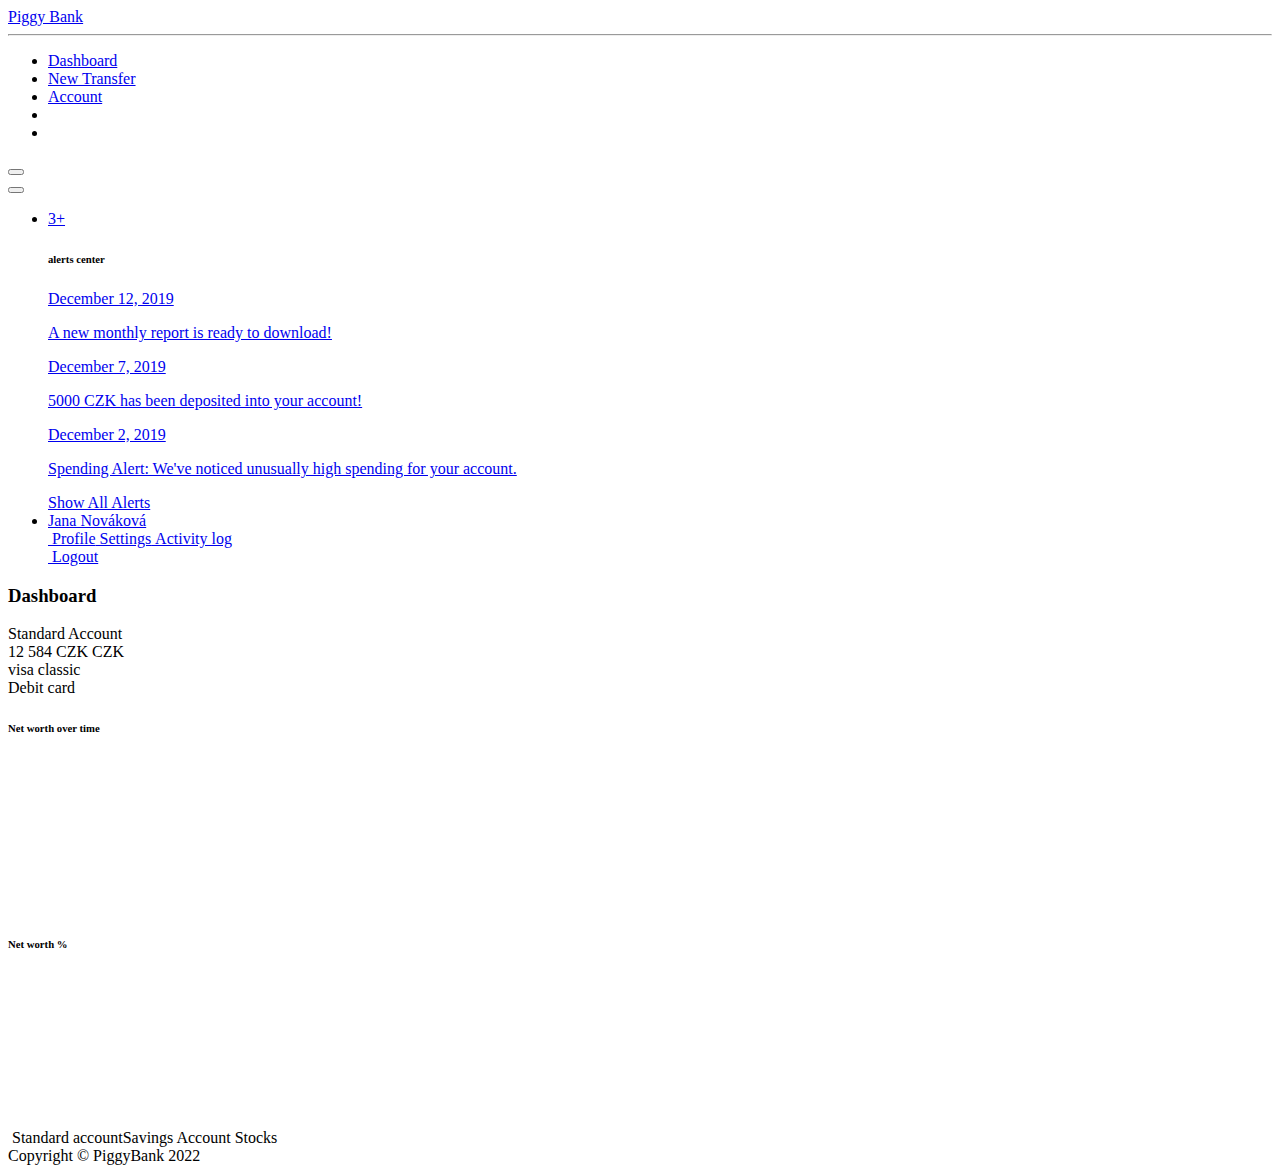
<file: PiggyBank/src/main/resources/templates/index.html>
<!DOCTYPE html>
<html xmlns:th="http://www.thymeleaf.org" lang="en">
<head>
    <meta charset="utf-8">
    <meta name="viewport" content="width=device-width, initial-scale=1.0, shrink-to-fit=no">
    <title>Dashboard - PiggyBank</title>
    <meta property="og:type" content="website">
    <meta name="description" content="Internet banking mockup">
    <link rel="stylesheet" th:href="@{/assets/bootstrap/css/bootstrap.min.css}"/>
    <link rel="stylesheet"
          href="https://fonts.googleapis.com/css?family=Nunito:200,200i,300,300i,400,400i,600,600i,700,700i,800,800i,900,900i&amp;display=swap">
    <link rel="stylesheet" th:href="@{/assets/fonts/fontawesome-all.min.css} "/>
    <link rel="stylesheet" th:href="@{/assets/css/styles.min.css}"/>
</head>
<body id="page-top">
<div id="wrapper">
    <nav class="navbar navbar-dark align-items-start sidebar sidebar-dark accordion bg-gradient-primary p-0">
        <div class="container-fluid d-flex flex-column p-0"><a
                class="navbar-brand d-flex justify-content-center align-items-center sidebar-brand m-0" href="#">
            <div class="sidebar-brand-icon rotate-n-15"><i class="fas fa-piggy-bank"></i></div>
            <div class="sidebar-brand-text mx-3"><span>Piggy Bank</span></div>
        </a>
            <hr class="sidebar-divider my-0">
            <ul class="navbar-nav text-light" id="accordionSidebar">
                <li class="nav-item"><a class="nav-link active" href="/"><i
                        class="fas fa-tachometer-alt"></i><span>Dashboard</span></a></li>
                <li class="nav-item"><a class="nav-link" href="newTransfer.html"><i class="fas fa-plus"></i><span>New Transfer</span></a>
                </li>
                <li class="nav-item"><a class="nav-link" href="account/1"><i class="far fa-user-circle"></i><span>Account</span></a>
                </li>
                <li class="nav-item"></li>
                <li class="nav-item"></li>
            </ul>
            <div class="text-center d-none d-md-inline">
                <button class="btn rounded-circle border-0" id="sidebarToggle" type="button"></button>
            </div>
        </div>
    </nav>
    <div class="d-flex flex-column" id="content-wrapper">
        <div id="content">
            <nav class="navbar navbar-light navbar-expand bg-white shadow mb-4 topbar static-top">
                <div class="container-fluid">
                    <button class="btn btn-link d-md-none rounded-circle me-3" id="sidebarToggleTop" type="button"><i
                            class="fas fa-bars"></i></button>
                    <ul class="navbar-nav flex-nowrap ms-auto">
                        <li class="nav-item dropdown no-arrow mx-1">
                            <div class="nav-item dropdown no-arrow"><a class="dropdown-toggle nav-link"
                                                                       aria-expanded="false" data-bs-toggle="dropdown"
                                                                       href="#"><span
                                    class="badge bg-danger badge-counter">3+</span><i class="fas fa-bell fa-fw"></i></a>
                                <div class="dropdown-menu dropdown-menu-end dropdown-list animated--grow-in"><h6
                                        class="dropdown-header">alerts center</h6><a
                                        class="dropdown-item d-flex align-items-center" href="#">
                                    <div class="me-3">
                                        <div class="bg-primary icon-circle"><i class="fas fa-file-alt text-white"></i>
                                        </div>
                                    </div>
                                    <div><span class="small text-gray-500">December 12, 2019</span>
                                        <p>A new monthly report is ready to download!</p></div>
                                </a><a class="dropdown-item d-flex align-items-center" href="#">
                                    <div class="me-3">
                                        <div class="bg-success icon-circle"><i class="fas fa-donate text-white"></i>
                                        </div>
                                    </div>
                                    <div><span class="small text-gray-500">December 7, 2019</span>
                                        <p>5000 CZK has been deposited into your account!</p></div>
                                </a><a class="dropdown-item d-flex align-items-center" href="#">
                                    <div class="me-3">
                                        <div class="bg-warning icon-circle"><i
                                                class="fas fa-exclamation-triangle text-white"></i></div>
                                    </div>
                                    <div><span class="small text-gray-500">December 2, 2019</span>
                                        <p>Spending Alert: We've noticed unusually high spending for your account.</p>
                                    </div>
                                </a><a class="dropdown-item text-center small text-gray-500" href="#">Show All
                                    Alerts</a></div>
                            </div>
                        </li>
                        <div class="d-none d-sm-block topbar-divider"></div>
                        <li class="nav-item dropdown no-arrow">
                            <div class="nav-item dropdown no-arrow"><a class="dropdown-toggle nav-link"
                                                                       aria-expanded="false" data-bs-toggle="dropdown"
                                                                       href="#"><span
                                    class="d-none d-lg-inline me-2 text-gray-600 small"
                                    th:text="${user.getName}">Jana Nováková</span><img
                                    class="border rounded-circle img-profile"
                                    th:src="@{/assets/img/avatars/avatar1.jpeg}"></a>
                                <div class="dropdown-menu shadow dropdown-menu-end animated--grow-in"><a
                                        class="dropdown-item" href="#"><i
                                        class="fas fa-user fa-sm fa-fw me-2 text-gray-400"></i>&nbsp;Profile</a><a
                                        class="dropdown-item" href="#"><i
                                        class="fas fa-cogs fa-sm fa-fw me-2 text-gray-400"></i>&nbsp;Settings</a><a
                                        class="dropdown-item" href="#"><i
                                        class="fas fa-list fa-sm fa-fw me-2 text-gray-400"></i>&nbsp;Activity log</a>
                                    <div class="dropdown-divider"></div>
                                    <a class="dropdown-item" href="/logout"><i
                                            class="fas fa-sign-out-alt fa-sm fa-fw me-2 text-gray-400"></i>&nbsp;Logout</a>
                                </div>
                            </div>
                        </li>
                    </ul>
                </div>
            </nav>
            <div class="container-fluid">
                <div class="d-sm-flex justify-content-between align-items-center mb-4"><h3 class="text-dark mb-0">
                    Dashboard</h3></div>
                <div class="row">
                    <div class="col-md-6 col-xl-3 mb-4" th:each="account : ${accounts}">
                        <a class="custom-card" th:href="|/account/${account.number}|">
                            <div class="card shadow border-start-primary py-2">
                                <div class="card-body">
                                    <div class="row align-items-center no-gutters">
                                        <div class="col me-2">
                                            <div class="text-uppercase text-primary fw-bold text-xs mb-1"><span
                                                    th:text="${account}">Standard Account</span>
                                            </div>
                                            <div class="text-dark fw-bold h5 mb-0"><span
                                                    th:text="${account.balance}">12 584 CZK</span><span> CZK</span>
                                            </div>
                                        </div>
                                        <div class="col-auto"><i class="fas fa-money-bill-wave fa-2x text-gray-300"></i>
                                        </div>
                                    </div>
                                </div>
                            </div>
                        </a>
                    </div>
                </div>
                <div class="col"></div>
            </div>
            <div class="row">
                <div class="col-md-6 col-xl-3 mb-4" th:each="card : ${cards}">
                    <div class="card shadow border-start-success py-2">
                        <div class="card-body">
                            <div class="row align-items-center no-gutters">
                                <div class="col me-2">
                                    <div class="text-uppercase text-success fw-bold text-xs mb-1">
                                        <span th:text="${card.owner}">visa classic</span></div>
                                    <div class="text-dark fw-bold h5 mb-0"><span
                                            th:text="${card.num}">Debit card<br></span></div>
                                </div>
                                <div class="col-auto"><i class="far fa-credit-card fa-2x text-gray-300"></i>
                                </div>
                            </div>
                        </div>
                    </div>
                </div>
            </div>
            <div class="row">
                <div class="col-lg-7 col-xl-8">
                    <div class="card shadow mb-4">
                        <div class="card-header d-flex justify-content-between align-items-center"><h6
                                class="text-primary fw-bold m-0">Net worth over time</h6></div>
                        <div class="card-body">
                            <div class="chart-area">
                                <canvas data-bss-chart="{&quot;type&quot;:&quot;line&quot;,&quot;data&quot;:{&quot;labels&quot;:[&quot;Jan&quot;,&quot;Feb&quot;,&quot;Mar&quot;,&quot;Apr&quot;,&quot;May&quot;],&quot;datasets&quot;:[{&quot;label&quot;:&quot;Net worth&quot;,&quot;fill&quot;:true,&quot;data&quot;:[&quot;49218&quot;,&quot;54725&quot;,&quot;48527&quot;,&quot;55284&quot;,&quot;72951 &quot;,&quot;74258&quot;,&quot;82469&quot;],&quot;backgroundColor&quot;:&quot;rgba(78, 115, 223, 0.05)&quot;,&quot;borderColor&quot;:&quot;rgba(78, 115, 223, 1)&quot;}]},&quot;options&quot;:{&quot;maintainAspectRatio&quot;:false,&quot;legend&quot;:{&quot;display&quot;:false,&quot;labels&quot;:{&quot;fontStyle&quot;:&quot;normal&quot;}},&quot;title&quot;:{&quot;fontStyle&quot;:&quot;normal&quot;},&quot;scales&quot;:{&quot;xAxes&quot;:[{&quot;gridLines&quot;:{&quot;color&quot;:&quot;rgb(234, 236, 244)&quot;,&quot;zeroLineColor&quot;:&quot;rgb(234, 236, 244)&quot;,&quot;drawBorder&quot;:false,&quot;drawTicks&quot;:true,&quot;borderDash&quot;:[&quot;2&quot;],&quot;zeroLineBorderDash&quot;:[&quot;2&quot;],&quot;drawOnChartArea&quot;:true},&quot;ticks&quot;:{&quot;fontColor&quot;:&quot;#858796&quot;,&quot;fontStyle&quot;:&quot;normal&quot;,&quot;beginAtZero&quot;:true,&quot;padding&quot;:20}}],&quot;yAxes&quot;:[{&quot;gridLines&quot;:{&quot;color&quot;:&quot;rgb(234, 236, 244)&quot;,&quot;zeroLineColor&quot;:&quot;rgb(234, 236, 244)&quot;,&quot;drawBorder&quot;:false,&quot;drawTicks&quot;:true,&quot;borderDash&quot;:[&quot;2&quot;],&quot;zeroLineBorderDash&quot;:[&quot;2&quot;]},&quot;ticks&quot;:{&quot;fontColor&quot;:&quot;#858796&quot;,&quot;fontStyle&quot;:&quot;normal&quot;,&quot;beginAtZero&quot;:true,&quot;padding&quot;:20}}]}}}"></canvas>
                            </div>
                        </div>
                    </div>
                </div>
                <div class="col-lg-5 col-xl-4">
                    <div class="card shadow mb-4">
                        <div class="card-header d-flex justify-content-between align-items-center"><h6
                                class="text-primary fw-bold m-0">Net worth %</h6></div>
                        <div class="card-body">
                            <div class="chart-area">
                                <canvas data-bss-chart="{&quot;type&quot;:&quot;doughnut&quot;,&quot;data&quot;:{&quot;labels&quot;:[&quot;Standard account&quot;,&quot;Savings Account&quot;,&quot;Stocks&quot;],&quot;datasets&quot;:[{&quot;label&quot;:&quot;&quot;,&quot;backgroundColor&quot;:[&quot;#4e73df&quot;,&quot;#1cc88a&quot;,&quot;#36b9cc&quot;],&quot;borderColor&quot;:[&quot;#ffffff&quot;,&quot;#ffffff&quot;,&quot;#ffffff&quot;],&quot;data&quot;:[&quot;15&quot;,&quot;50&quot;,&quot;35&quot;]}]},&quot;options&quot;:{&quot;maintainAspectRatio&quot;:false,&quot;legend&quot;:{&quot;display&quot;:false,&quot;labels&quot;:{&quot;fontStyle&quot;:&quot;normal&quot;}},&quot;title&quot;:{&quot;fontStyle&quot;:&quot;normal&quot;}}}"></canvas>
                            </div>
                            <div class="text-center small mt-4"><span class="me-2"><i
                                    class="fas fa-circle text-primary"></i>&nbsp;Standard account</span><span
                                    class="me-2"><i
                                    class="fas fa-circle text-success"></i>Savings Account</span><span
                                    class="me-2"><i
                                    class="fas fa-circle text-info"></i>&nbsp;Stocks</span></div>
                        </div>
                    </div>
                </div>
            </div>
        </div>
    </div>
</div>
<footer class="bg-white sticky-footer">
    <div class="container my-auto">
        <div class="text-center my-auto copyright"><span>Copyright © PiggyBank 2022</span></div>
    </div>
</footer>
</div>
<a class="border rounded d-inline scroll-to-top" href="#page-top"><i class="fas fa-angle-up"></i></a></div>
<script th:src="@{/webjars/bootstrap/js/bootstrap.min.js}"></script>
<script th:src="@{/assets/js/chart.min.js}"></script>
<script th:src="@{/assets/js/script.min.js}"></script>
</body>
</html>
</file>
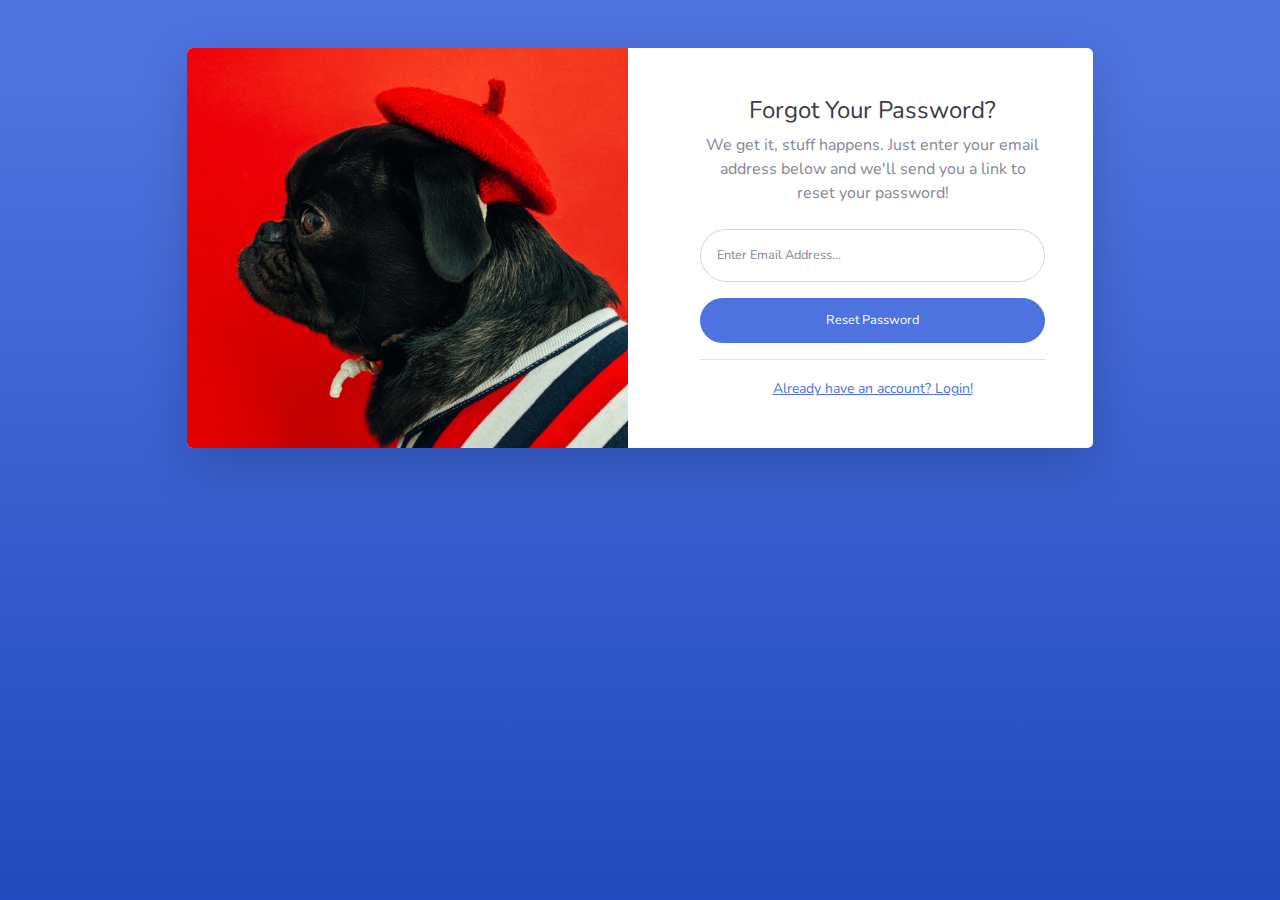
<file: PiggyBank/src/main/resources/static/forgot-password.html>
<!DOCTYPE html>
<html>
<head>
    <meta charset="utf-8">
    <meta name="viewport" content="width=device-width, initial-scale=1.0, shrink-to-fit=no">
    <title>Forgotten Password - PiggyBank</title>
    <meta property="og:type" content="website">
    <meta name="description" content="Internet banking mockup">
    <link rel="stylesheet" href="assets/bootstrap/css/bootstrap.min.css">
    <link rel="stylesheet"
          href="https://fonts.googleapis.com/css?family=Nunito:200,200i,300,300i,400,400i,600,600i,700,700i,800,800i,900,900i&amp;display=swap">
    <link rel="stylesheet" href="assets/fonts/fontawesome-all.min.css">
    <link rel="stylesheet" href="assets/css/styles.min.css">
</head>
<body class="bg-gradient-primary">
<div class="container">
    <div class="row justify-content-center">
        <div class="col-md-9 col-lg-12 col-xl-10">
            <div class="card shadow-lg o-hidden border-0 my-5">
                <div class="card-body p-0">
                    <div class="row">
                        <div class="col-lg-6 d-none d-lg-flex">
                            <div class="flex-grow-1 bg-password-image"
                                 style="background-image: url(&quot;assets/img/dogs/image1.jpeg&quot;);"></div>
                        </div>
                        <div class="col-lg-6">
                            <div class="p-5">
                                <div class="text-center"><h4 class="text-dark mb-2">Forgot Your Password?</h4>
                                    <p class="mb-4">We get it, stuff happens. Just enter your email address below and
                                        we'll send you a link to reset your password!</p></div>
                                <form class="user">
                                    <div class="mb-3"><input class="form-control form-control-user" type="email"
                                                             id="exampleInputEmail" aria-describedby="emailHelp"
                                                             placeholder="Enter Email Address..." name="email"></div>
                                    <button class="btn btn-primary d-block btn-user w-100" type="submit">Reset
                                        Password
                                    </button>
                                </form>
                                <div class="text-center">
                                    <hr>
                                </div>
                                <div class="text-center"><a class="small" href="../templates/login.html">Already have an account?
                                    Login!</a></div>
                            </div>
                        </div>
                    </div>
                </div>
            </div>
        </div>
    </div>
</div>
<script src="assets/bootstrap/js/bootstrap.min.js"></script>
<script src="assets/js/script.min.js"></script>
</body>
</html>
</file>
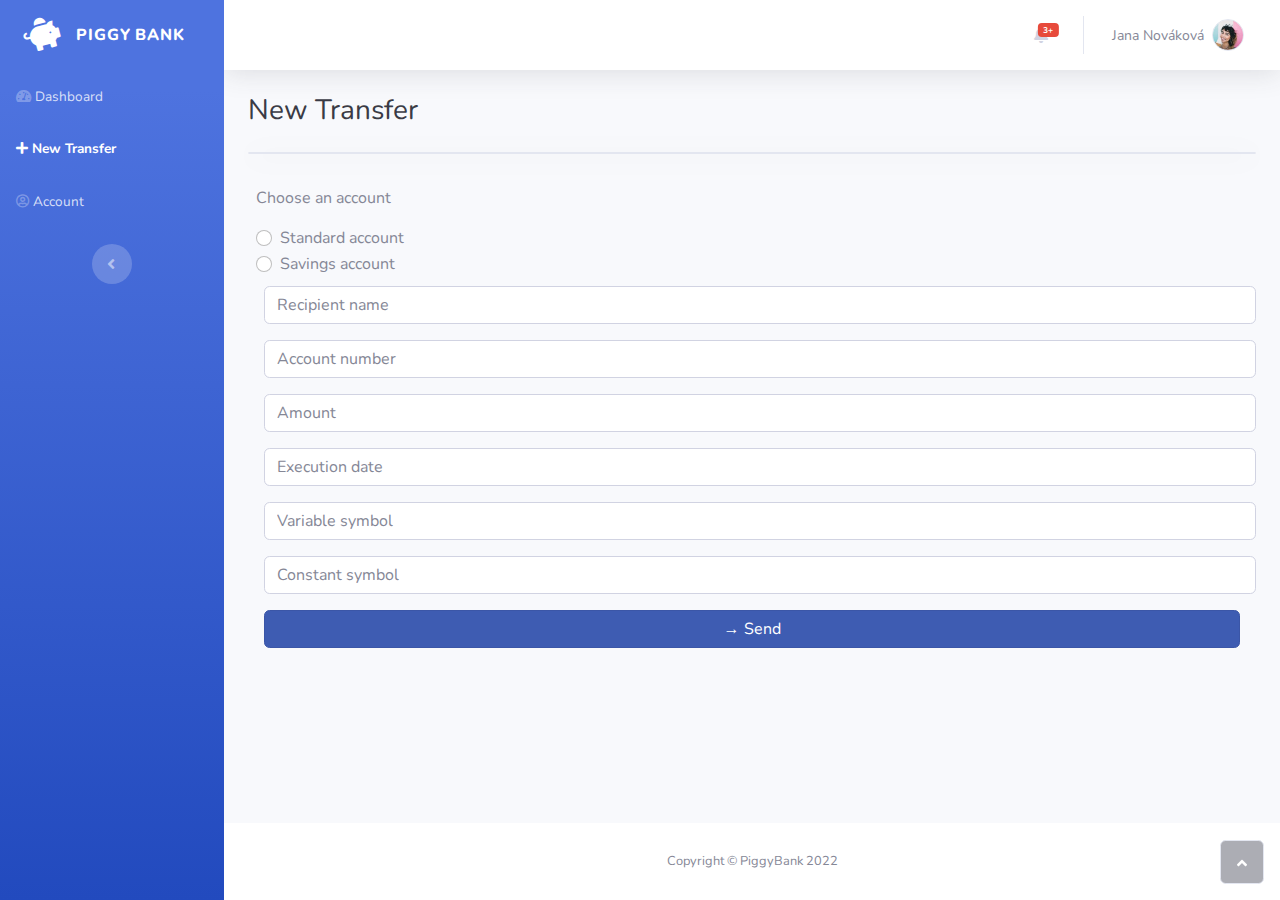
<file: PiggyBank/src/main/resources/static/newTransfer.html>
<!DOCTYPE html>
<html>
<head>
    <meta charset="utf-8">
    <meta name="viewport" content="width=device-width, initial-scale=1.0, shrink-to-fit=no">
    <title>Table - PiggyBank</title>
    <meta property="og:type" content="website">
    <meta name="description" content="Internet banking mockup">
    <link rel="stylesheet" href="assets/bootstrap/css/bootstrap.min.css">
    <link rel="stylesheet"
          href="https://fonts.googleapis.com/css?family=Nunito:200,200i,300,300i,400,400i,600,600i,700,700i,800,800i,900,900i&amp;display=swap">
    <link rel="stylesheet" href="assets/fonts/fontawesome-all.min.css">
    <link rel="stylesheet" href="assets/css/styles.min.css">
</head>
<body id="page-top">
<div id="wrapper">
    <nav class="navbar navbar-dark align-items-start sidebar sidebar-dark accordion bg-gradient-primary p-0">
        <div class="container-fluid d-flex flex-column p-0"><a
                class="navbar-brand d-flex justify-content-center align-items-center sidebar-brand m-0" href="#">
            <div class="sidebar-brand-icon rotate-n-15"><i class="fas fa-piggy-bank"></i></div>
            <div class="sidebar-brand-text mx-3"><span>Piggy Bank</span></div>
        </a>
            <hr class="sidebar-divider my-0">
            <ul class="navbar-nav text-light" id="accordionSidebar">
                <li class="nav-item"><a class="nav-link" href="../templates/index.html"><i class="fas fa-tachometer-alt"></i><span>Dashboard</span></a>
                </li>
                <li class="nav-item"><a class="nav-link active" href="newTransfer.html"><i
                        class="fas fa-plus"></i><span>New Transfer</span></a></li>
                <li class="nav-item"><a class="nav-link" href="account.html"><i class="far fa-user-circle"></i><span>Account</span></a>
                </li>
                <li class="nav-item"></li>
                <li class="nav-item"></li>
            </ul>
            <div class="text-center d-none d-md-inline">
                <button class="btn rounded-circle border-0" id="sidebarToggle" type="button"></button>
            </div>
        </div>
    </nav>
    <div class="d-flex flex-column" id="content-wrapper">
        <div id="content">
            <nav class="navbar navbar-light navbar-expand bg-white shadow mb-4 topbar static-top">
                <div class="container-fluid">
                    <button class="btn btn-link d-md-none rounded-circle me-3" id="sidebarToggleTop" type="button"><i
                            class="fas fa-bars"></i></button>
                    <ul class="navbar-nav flex-nowrap ms-auto">
                        <li class="nav-item dropdown no-arrow mx-1">
                            <div class="nav-item dropdown no-arrow"><a class="dropdown-toggle nav-link"
                                                                       aria-expanded="false" data-bs-toggle="dropdown"
                                                                       href="#"><span
                                    class="badge bg-danger badge-counter">3+</span><i class="fas fa-bell fa-fw"></i></a>
                                <div class="dropdown-menu dropdown-menu-end dropdown-list animated--grow-in"><h6
                                        class="dropdown-header">alerts center</h6><a
                                        class="dropdown-item d-flex align-items-center" href="#">
                                    <div class="me-3">
                                        <div class="bg-primary icon-circle"><i class="fas fa-file-alt text-white"></i>
                                        </div>
                                    </div>
                                    <div><span class="small text-gray-500">December 12, 2019</span>
                                        <p>A new monthly report is ready to download!</p></div>
                                </a><a class="dropdown-item d-flex align-items-center" href="#">
                                    <div class="me-3">
                                        <div class="bg-success icon-circle"><i class="fas fa-donate text-white"></i>
                                        </div>
                                    </div>
                                    <div><span class="small text-gray-500">December 7, 2019</span>
                                        <p>5000 CZK has been deposited into your account!</p></div>
                                </a><a class="dropdown-item d-flex align-items-center" href="#">
                                    <div class="me-3">
                                        <div class="bg-warning icon-circle"><i
                                                class="fas fa-exclamation-triangle text-white"></i></div>
                                    </div>
                                    <div><span class="small text-gray-500">December 2, 2019</span>
                                        <p>Spending Alert: We've noticed unusually high spending for your account.</p>
                                    </div>
                                </a><a class="dropdown-item text-center small text-gray-500" href="#">Show All
                                    Alerts</a></div>
                            </div>
                        </li>
                        <div class="d-none d-sm-block topbar-divider"></div>
                        <li class="nav-item dropdown no-arrow">
                            <div class="nav-item dropdown no-arrow"><a class="dropdown-toggle nav-link"
                                                                       aria-expanded="false" data-bs-toggle="dropdown"
                                                                       href="#"><span
                                    class="d-none d-lg-inline me-2 text-gray-600 small">Jana Nováková</span><img
                                    class="border rounded-circle img-profile" src="assets/img/avatars/avatar1.jpeg"></a>
                                <div class="dropdown-menu shadow dropdown-menu-end animated--grow-in"><a
                                        class="dropdown-item" href="#"><i
                                        class="fas fa-user fa-sm fa-fw me-2 text-gray-400"></i>&nbsp;Profile</a><a
                                        class="dropdown-item" href="#"><i
                                        class="fas fa-cogs fa-sm fa-fw me-2 text-gray-400"></i>&nbsp;Settings</a><a
                                        class="dropdown-item" href="#"><i
                                        class="fas fa-list fa-sm fa-fw me-2 text-gray-400"></i>&nbsp;Activity log</a>
                                    <div class="dropdown-divider"></div>
                                    <a class="dropdown-item" href="/templates/login.html"><i
                                            class="fas fa-sign-out-alt fa-sm fa-fw me-2 text-gray-400"></i>&nbsp;Logout</a>
                                </div>
                            </div>
                        </li>
                    </ul>
                </div>
            </nav>
            <div class="container-fluid"><h3 class="text-dark mb-4">New Transfer</h3>
                <div class="card shadow"></div>
            </div>
            <form class="text-start d-grid" style="margin: 2rem;" type="submit"><p>Choose an account</p>
                <div class="form-check"><input class="form-check-input" type="radio" id="formCheck-1"
                                               name="account"><label class="form-check-label" for="formCheck-1">Standard
                    account</label></div>
                <div class="form-check"><input class="form-check-input" type="radio" id="formCheck-2"
                                               name="account"><label class="form-check-label" for="formCheck-2">Savings
                    account</label></div>
                <input class="form-control form-control-user" type="text" id="recipient" placeholder="Recipient name"
                       name="recipient" style="margin: 0.5rem;" required=""><input
                        class="form-control form-control-user" type="text" id="acc_num" placeholder="Account number"
                        name="acc_num" style="margin: 0.5rem;" required=""><input class="form-control form-control-user"
                                                                                  type="number" id="amount"
                                                                                  placeholder="Amount" name="amount"
                                                                                  style="margin: 0.5rem;"
                                                                                  required=""><input
                        class="form-control form-control-user" id="date" placeholder="Execution date" name="date"
                        style="margin: 0.5rem;" required=""><input class="form-control form-control-user" type="text"
                                                                   id="var_sym" placeholder="Variable symbol"
                                                                   name="var_sym" style="margin: 0.5rem;"><input
                        class="form-control form-control-user" type="text" id="cons_sym" placeholder="Constant symbol"
                        name="cons_sym" style="margin: 0.5rem;">
                <button class="btn btn-primary active" type="submit" style="margin: 0.5rem;">→ Send</button>
            </form>
        </div>
        <footer class="bg-white sticky-footer">
            <div class="container my-auto">
                <div class="text-center my-auto copyright"><span>Copyright © PiggyBank 2022</span></div>
            </div>
        </footer>
    </div>
    <a class="border rounded d-inline scroll-to-top" href="#page-top"><i class="fas fa-angle-up"></i></a></div>
<script src="assets/bootstrap/js/bootstrap.min.js"></script>
<script src="assets/js/script.min.js"></script>
</body>
</html>
</file>
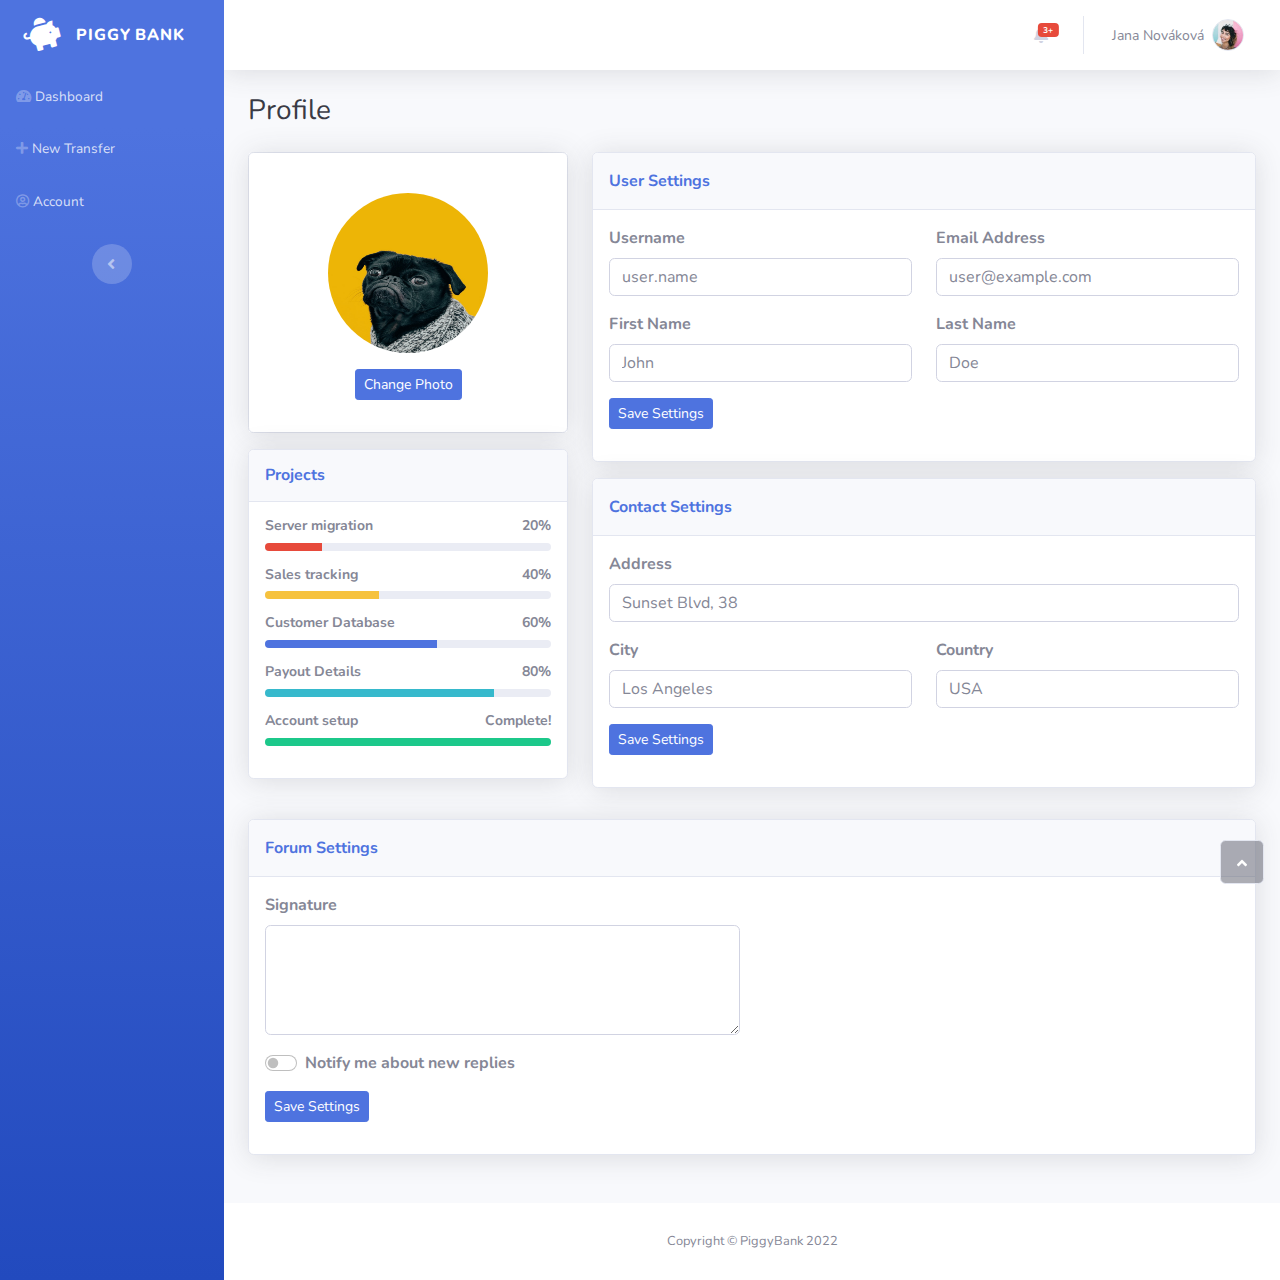
<file: PiggyBank/src/main/resources/static/profile.html>
<!DOCTYPE html>
<html>
<head>
    <meta charset="utf-8">
    <meta name="viewport" content="width=device-width, initial-scale=1.0, shrink-to-fit=no">
    <title>Profile - PiggyBank</title>
    <meta property="og:type" content="website">
    <meta name="description" content="Internet banking mockup">
    <link rel="stylesheet" href="assets/bootstrap/css/bootstrap.min.css">
    <link rel="stylesheet"
          href="https://fonts.googleapis.com/css?family=Nunito:200,200i,300,300i,400,400i,600,600i,700,700i,800,800i,900,900i&amp;display=swap">
    <link rel="stylesheet" href="assets/fonts/fontawesome-all.min.css">
    <link rel="stylesheet" href="assets/css/styles.min.css">
</head>
<body id="page-top">
<div id="wrapper">
    <nav class="navbar navbar-dark align-items-start sidebar sidebar-dark accordion bg-gradient-primary p-0">
        <div class="container-fluid d-flex flex-column p-0"><a
                class="navbar-brand d-flex justify-content-center align-items-center sidebar-brand m-0" href="#">
            <div class="sidebar-brand-icon rotate-n-15"><i class="fas fa-piggy-bank"></i></div>
            <div class="sidebar-brand-text mx-3"><span>Piggy Bank</span></div>
        </a>
            <hr class="sidebar-divider my-0">
            <ul class="navbar-nav text-light" id="accordionSidebar">
                <li class="nav-item"><a class="nav-link" href="/index.html"><i class="fas fa-tachometer-alt"></i><span>Dashboard</span></a>
                </li>
                <li class="nav-item"><a class="nav-link" href="newTransfer.html"><i class="fas fa-plus"></i><span>New Transfer</span></a>
                </li>
                <li class="nav-item"><a class="nav-link" href="../templates/account.html"><i class="far fa-user-circle"></i><span>Account</span></a>
                </li>
                <li class="nav-item"></li>
                <li class="nav-item"></li>
            </ul>
            <div class="text-center d-none d-md-inline">
                <button class="btn rounded-circle border-0" id="sidebarToggle" type="button"></button>
            </div>
        </div>
    </nav>
    <div class="d-flex flex-column" id="content-wrapper">
        <div id="content">
            <nav class="navbar navbar-light navbar-expand bg-white shadow mb-4 topbar static-top">
                <div class="container-fluid">
                    <button class="btn btn-link d-md-none rounded-circle me-3" id="sidebarToggleTop" type="button"><i
                            class="fas fa-bars"></i></button>
                    <ul class="navbar-nav flex-nowrap ms-auto">
                        <li class="nav-item dropdown no-arrow mx-1">
                            <div class="nav-item dropdown no-arrow"><a class="dropdown-toggle nav-link"
                                                                       aria-expanded="false" data-bs-toggle="dropdown"
                                                                       href="#"><span
                                    class="badge bg-danger badge-counter">3+</span><i class="fas fa-bell fa-fw"></i></a>
                                <div class="dropdown-menu dropdown-menu-end dropdown-list animated--grow-in"><h6
                                        class="dropdown-header">alerts center</h6><a
                                        class="dropdown-item d-flex align-items-center" href="#">
                                    <div class="me-3">
                                        <div class="bg-primary icon-circle"><i class="fas fa-file-alt text-white"></i>
                                        </div>
                                    </div>
                                    <div><span class="small text-gray-500">December 12, 2019</span>
                                        <p>A new monthly report is ready to download!</p></div>
                                </a><a class="dropdown-item d-flex align-items-center" href="#">
                                    <div class="me-3">
                                        <div class="bg-success icon-circle"><i class="fas fa-donate text-white"></i>
                                        </div>
                                    </div>
                                    <div><span class="small text-gray-500">December 7, 2019</span>
                                        <p>5000 CZK has been deposited into your account!</p></div>
                                </a><a class="dropdown-item d-flex align-items-center" href="#">
                                    <div class="me-3">
                                        <div class="bg-warning icon-circle"><i
                                                class="fas fa-exclamation-triangle text-white"></i></div>
                                    </div>
                                    <div><span class="small text-gray-500">December 2, 2019</span>
                                        <p>Spending Alert: We've noticed unusually high spending for your account.</p>
                                    </div>
                                </a><a class="dropdown-item text-center small text-gray-500" href="#">Show All
                                    Alerts</a></div>
                            </div>
                        </li>
                        <div class="d-none d-sm-block topbar-divider"></div>
                        <li class="nav-item dropdown no-arrow">
                            <div class="nav-item dropdown no-arrow"><a class="dropdown-toggle nav-link"
                                                                       aria-expanded="false" data-bs-toggle="dropdown"
                                                                       href="#"><span
                                    class="d-none d-lg-inline me-2 text-gray-600 small">Jana Nováková</span><img
                                    class="border rounded-circle img-profile" src="assets/img/avatars/avatar1.jpeg"></a>
                                <div class="dropdown-menu shadow dropdown-menu-end animated--grow-in"><a
                                        class="dropdown-item" href="#"><i
                                        class="fas fa-user fa-sm fa-fw me-2 text-gray-400"></i>&nbsp;Profile</a><a
                                        class="dropdown-item" href="#"><i
                                        class="fas fa-cogs fa-sm fa-fw me-2 text-gray-400"></i>&nbsp;Settings</a><a
                                        class="dropdown-item" href="#"><i
                                        class="fas fa-list fa-sm fa-fw me-2 text-gray-400"></i>&nbsp;Activity log</a>
                                    <div class="dropdown-divider"></div>
                                    <a class="dropdown-item" href="/templates/login.html"><i
                                            class="fas fa-sign-out-alt fa-sm fa-fw me-2 text-gray-400"></i>&nbsp;Logout</a>
                                </div>
                            </div>
                        </li>
                    </ul>
                </div>
            </nav>
            <div class="container-fluid"><h3 class="text-dark mb-4">Profile</h3>
                <div class="row mb-3">
                    <div class="col-lg-4">
                        <div class="card mb-3">
                            <div class="card-body text-center shadow"><img class="rounded-circle mb-3 mt-4"
                                                                           src="assets/img/dogs/image2.jpeg" width="160"
                                                                           height="160">
                                <div class="mb-3">
                                    <button class="btn btn-primary btn-sm" type="button">Change Photo</button>
                                </div>
                            </div>
                        </div>
                        <div class="card shadow mb-4">
                            <div class="card-header py-3"><h6 class="text-primary fw-bold m-0">Projects</h6></div>
                            <div class="card-body"><h4 class="small fw-bold">Server migration<span
                                    class="float-end">20%</span></h4>
                                <div class="progress progress-sm mb-3">
                                    <div class="progress-bar bg-danger" aria-valuenow="20" aria-valuemin="0"
                                         aria-valuemax="100" style="width: 20%;"><span
                                            class="visually-hidden">20%</span></div>
                                </div>
                                <h4 class="small fw-bold">Sales tracking<span class="float-end">40%</span></h4>
                                <div class="progress progress-sm mb-3">
                                    <div class="progress-bar bg-warning" aria-valuenow="40" aria-valuemin="0"
                                         aria-valuemax="100" style="width: 40%;"><span
                                            class="visually-hidden">40%</span></div>
                                </div>
                                <h4 class="small fw-bold">Customer Database<span class="float-end">60%</span></h4>
                                <div class="progress progress-sm mb-3">
                                    <div class="progress-bar bg-primary" aria-valuenow="60" aria-valuemin="0"
                                         aria-valuemax="100" style="width: 60%;"><span
                                            class="visually-hidden">60%</span></div>
                                </div>
                                <h4 class="small fw-bold">Payout Details<span class="float-end">80%</span></h4>
                                <div class="progress progress-sm mb-3">
                                    <div class="progress-bar bg-info" aria-valuenow="80" aria-valuemin="0"
                                         aria-valuemax="100" style="width: 80%;"><span
                                            class="visually-hidden">80%</span></div>
                                </div>
                                <h4 class="small fw-bold">Account setup<span class="float-end">Complete!</span></h4>
                                <div class="progress progress-sm mb-3">
                                    <div class="progress-bar bg-success" aria-valuenow="100" aria-valuemin="0"
                                         aria-valuemax="100" style="width: 100%;"><span
                                            class="visually-hidden">100%</span></div>
                                </div>
                            </div>
                        </div>
                    </div>
                    <div class="col-lg-8">
                        <div class="row mb-3 d-none">
                            <div class="col">
                                <div class="card textwhite bg-primary text-white shadow">
                                    <div class="card-body">
                                        <div class="row mb-2">
                                            <div class="col"><p class="m-0">Peformance</p>
                                                <p class="m-0"><strong>65.2%</strong></p></div>
                                            <div class="col-auto"><i class="fas fa-rocket fa-2x"></i></div>
                                        </div>
                                        <p class="text-white-50 small m-0"><i class="fas fa-arrow-up"></i>&nbsp;5% since
                                            last month</p></div>
                                </div>
                            </div>
                            <div class="col">
                                <div class="card textwhite bg-success text-white shadow">
                                    <div class="card-body">
                                        <div class="row mb-2">
                                            <div class="col"><p class="m-0">Peformance</p>
                                                <p class="m-0"><strong>65.2%</strong></p></div>
                                            <div class="col-auto"><i class="fas fa-rocket fa-2x"></i></div>
                                        </div>
                                        <p class="text-white-50 small m-0"><i class="fas fa-arrow-up"></i>&nbsp;5% since
                                            last month</p></div>
                                </div>
                            </div>
                        </div>
                        <div class="row">
                            <div class="col">
                                <div class="card shadow mb-3">
                                    <div class="card-header py-3"><p class="text-primary m-0 fw-bold">User Settings</p>
                                    </div>
                                    <div class="card-body">
                                        <form>
                                            <div class="row">
                                                <div class="col">
                                                    <div class="mb-3"><label class="form-label" for="username"><strong>Username</strong></label><input
                                                            class="form-control" type="text" id="username"
                                                            placeholder="user.name" name="username"></div>
                                                </div>
                                                <div class="col">
                                                    <div class="mb-3"><label class="form-label" for="email"><strong>Email
                                                        Address</strong></label><input class="form-control" type="email"
                                                                                       id="email"
                                                                                       placeholder="user@example.com"
                                                                                       name="email"></div>
                                                </div>
                                            </div>
                                            <div class="row">
                                                <div class="col">
                                                    <div class="mb-3"><label class="form-label"
                                                                             for="first_name"><strong>First
                                                        Name</strong></label><input class="form-control" type="text"
                                                                                    id="first_name" placeholder="John"
                                                                                    name="first_name"></div>
                                                </div>
                                                <div class="col">
                                                    <div class="mb-3"><label class="form-label" for="last_name"><strong>Last
                                                        Name</strong></label><input class="form-control" type="text"
                                                                                    id="last_name" placeholder="Doe"
                                                                                    name="last_name"></div>
                                                </div>
                                            </div>
                                            <div class="mb-3">
                                                <button class="btn btn-primary btn-sm" type="submit">Save Settings
                                                </button>
                                            </div>
                                        </form>
                                    </div>
                                </div>
                                <div class="card shadow">
                                    <div class="card-header py-3"><p class="text-primary m-0 fw-bold">Contact
                                        Settings</p></div>
                                    <div class="card-body">
                                        <form>
                                            <div class="mb-3"><label class="form-label"
                                                                     for="address"><strong>Address</strong></label><input
                                                    class="form-control" type="text" id="address"
                                                    placeholder="Sunset Blvd, 38" name="address"></div>
                                            <div class="row">
                                                <div class="col">
                                                    <div class="mb-3"><label class="form-label"
                                                                             for="city"><strong>City</strong></label><input
                                                            class="form-control" type="text" id="city"
                                                            placeholder="Los Angeles" name="city"></div>
                                                </div>
                                                <div class="col">
                                                    <div class="mb-3"><label class="form-label" for="country"><strong>Country</strong></label><input
                                                            class="form-control" type="text" id="country"
                                                            placeholder="USA" name="country"></div>
                                                </div>
                                            </div>
                                            <div class="mb-3">
                                                <button class="btn btn-primary btn-sm" type="submit">
                                                    Save&nbsp;Settings
                                                </button>
                                            </div>
                                        </form>
                                    </div>
                                </div>
                            </div>
                        </div>
                    </div>
                </div>
                <div class="card shadow mb-5">
                    <div class="card-header py-3"><p class="text-primary m-0 fw-bold">Forum Settings</p></div>
                    <div class="card-body">
                        <div class="row">
                            <div class="col-md-6">
                                <form>
                                    <div class="mb-3"><label class="form-label"
                                                             for="signature"><strong>Signature</strong><br></label><textarea
                                            class="form-control" id="signature" rows="4" name="signature"></textarea>
                                    </div>
                                    <div class="mb-3">
                                        <div class="form-check form-switch"><input class="form-check-input"
                                                                                   type="checkbox"
                                                                                   id="formCheck-1"><label
                                                class="form-check-label" for="formCheck-1"><strong>Notify me about new
                                            replies</strong></label></div>
                                    </div>
                                    <div class="mb-3">
                                        <button class="btn btn-primary btn-sm" type="submit">Save Settings</button>
                                    </div>
                                </form>
                            </div>
                        </div>
                    </div>
                </div>
            </div>
        </div>
        <footer class="bg-white sticky-footer">
            <div class="container my-auto">
                <div class="text-center my-auto copyright"><span>Copyright © PiggyBank 2022</span></div>
            </div>
        </footer>
    </div>
    <a class="border rounded d-inline scroll-to-top" href="#page-top"><i class="fas fa-angle-up"></i></a></div>
<script src="assets/bootstrap/js/bootstrap.min.js"></script>
<script src="assets/js/script.min.js"></script>
</body>
</html>
</file>
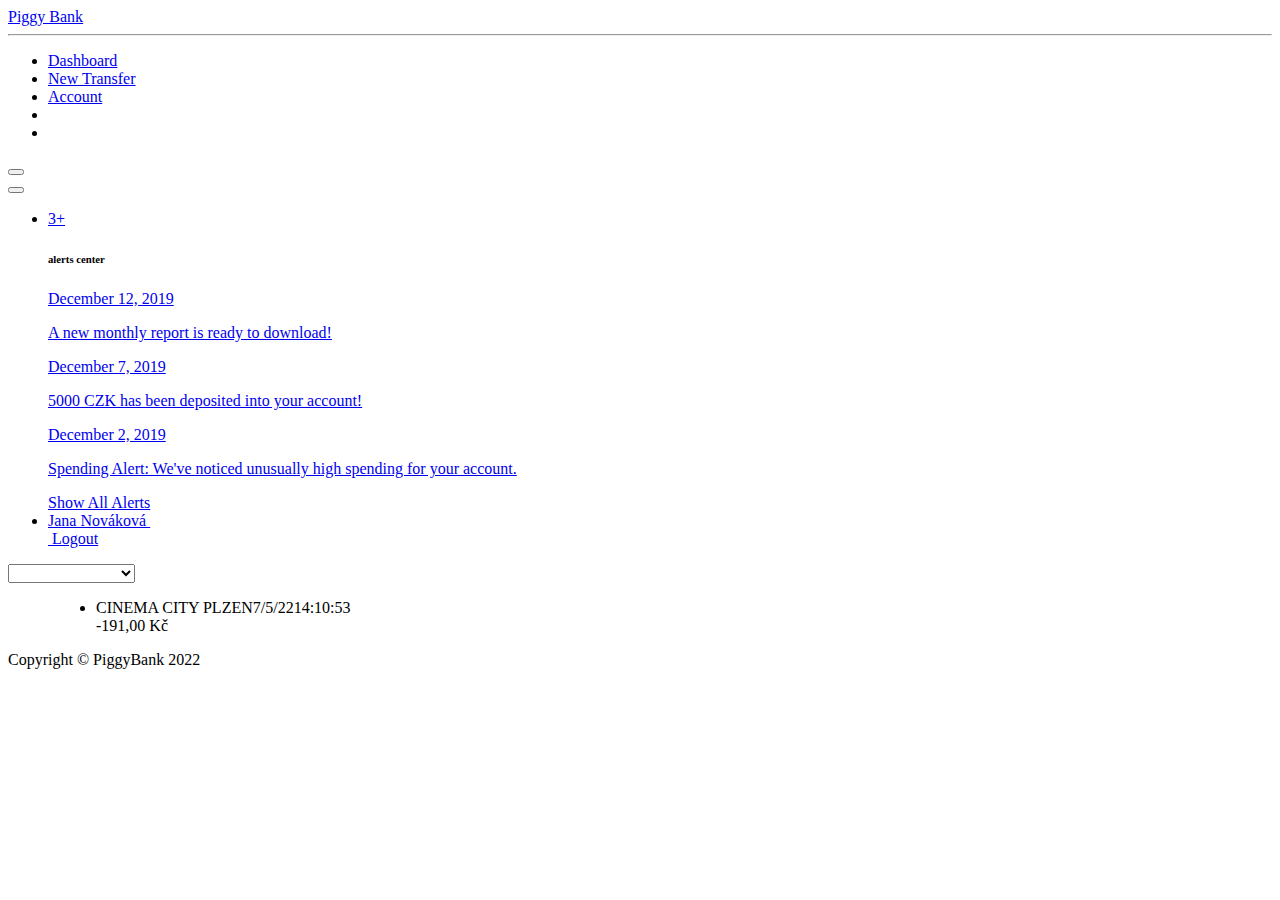
<file: PiggyBank/src/main/resources/templates/account.html>
<!DOCTYPE html>
<html xmlns:th="http://www.thymeleaf.org" lang="en">
<head>
    <meta charset="utf-8">
    <meta name="viewport" content="width=device-width, initial-scale=1.0, shrink-to-fit=no">
    <title>Account View - PiggyBank</title>
    <meta property="og:type" content="website">
    <meta name="description" content="Internet banking mockup">
    <link rel="stylesheet" th:href="@{/assets/bootstrap/css/bootstrap.min.css}"/>
    <link rel="stylesheet"
          href="https://fonts.googleapis.com/css?family=Nunito:200,200i,300,300i,400,400i,600,600i,700,700i,800,800i,900,900i&amp;display=swap">
    <link rel="stylesheet" th:href="@{/assets/fonts/fontawesome-all.min.css} "/>
    <link rel="stylesheet" th:href="@{/assets/css/styles.min.css}"/>
</head>
<body id="page-top">
<div id="wrapper">
    <nav class="navbar navbar-dark align-items-start sidebar sidebar-dark accordion bg-gradient-primary p-0">
        <div class="container-fluid d-flex flex-column p-0"><a
                class="navbar-brand d-flex justify-content-center align-items-center sidebar-brand m-0" href="/">
            <div class="sidebar-brand-icon rotate-n-15"><i class="fas fa-piggy-bank"></i></div>
            <div class="sidebar-brand-text mx-3"><span>Piggy Bank</span></div>
        </a>
            <hr class="sidebar-divider my-0">
            <ul class="navbar-nav text-light" id="accordionSidebar">
                <li class="nav-item"><a class="nav-link" href="/"><i
                        class="fas fa-tachometer-alt"></i><span>Dashboard</span></a>
                </li>
                <li class="nav-item"><a class="nav-link" href="/newTransfer.html"><i class="fas fa-plus"></i><span>New Transfer</span></a>
                </li>
                <li class="nav-item"><a class="nav-link active" href="/account/1"><i
                        class="far fa-user-circle"></i><span>Account</span></a></li>
                <li class="nav-item"></li>
                <li class="nav-item"></li>
            </ul>
            <div class="text-center d-none d-md-inline">
                <button class="btn rounded-circle border-0" id="sidebarToggle" type="button"></button>
            </div>
        </div>
    </nav>
    <div class="d-flex flex-column" id="content-wrapper">
        <div id="content">
            <nav class="navbar navbar-light navbar-expand bg-white shadow mb-4 topbar static-top">
                <div class="container-fluid">
                    <button class="btn btn-link d-md-none rounded-circle me-3" id="sidebarToggleTop" type="button"><i
                            class="fas fa-bars"></i></button>
                    <ul class="navbar-nav flex-nowrap ms-auto">
                        <li class="nav-item dropdown no-arrow mx-1">
                            <div class="nav-item dropdown no-arrow"><a class="dropdown-toggle nav-link"
                                                                       aria-expanded="false" data-bs-toggle="dropdown"
                                                                       href="#"><span
                                    class="badge bg-danger badge-counter">3+</span><i class="fas fa-bell fa-fw"></i></a>
                                <div class="dropdown-menu dropdown-menu-end dropdown-list animated--grow-in"><h6
                                        class="dropdown-header">alerts center</h6><a
                                        class="dropdown-item d-flex align-items-center" href="#">
                                    <div class="me-3">
                                        <div class="bg-primary icon-circle"><i class="fas fa-file-alt text-white"></i>
                                        </div>
                                    </div>
                                    <div><span class="small text-gray-500">December 12, 2019</span>
                                        <p>A new monthly report is ready to download!</p></div>
                                </a><a class="dropdown-item d-flex align-items-center" href="#">
                                    <div class="me-3">
                                        <div class="bg-success icon-circle"><i class="fas fa-donate text-white"></i>
                                        </div>
                                    </div>
                                    <div><span class="small text-gray-500">December 7, 2019</span>
                                        <p>5000 CZK has been deposited into your account!</p></div>
                                </a><a class="dropdown-item d-flex align-items-center" href="#">
                                    <div class="me-3">
                                        <div class="bg-warning icon-circle"><i
                                                class="fas fa-exclamation-triangle text-white"></i></div>
                                    </div>
                                    <div><span class="small text-gray-500">December 2, 2019</span>
                                        <p>Spending Alert: We've noticed unusually high spending for your account.</p>
                                    </div>
                                </a><a class="dropdown-item text-center small text-gray-500" href="#">Show All
                                    Alerts</a></div>
                            </div>
                        </li>
                        <div class="d-none d-sm-block topbar-divider"></div>
                        <li class="nav-item dropdown no-arrow">
                            <div class="nav-item dropdown no-arrow"><a class="dropdown-toggle nav-link"
                                                                       aria-expanded="false" data-bs-toggle="dropdown"
                                                                       href="#"><span
                                    class="d-none d-lg-inline me-2 text-gray-600 small" th:text="${user.getName}">Jana Nováková </span><img
                                    class="border rounded-circle img-profile"
                                    th:src="@{/assets/img/avatars/avatar1.jpeg}"></a>
                                <div class="dropdown-menu shadow dropdown-menu-end animated--grow-in"><a
                                        class="dropdown-item" href="#"><i
                                        class="fas fa-user fa-sm fa-fw me-2 text-gray-400"></i>
                                    <div class="dropdown-divider"></div>
                                    <a class="dropdown-item" href="/login.html"><i
                                            class="fas fa-sign-out-alt fa-sm fa-fw me-2 text-gray-400"></i>&nbsp;Logout</a>
                                </div>
                            </div>
                        </li>
                    </ul>
                </div>
            </nav>
            <div class="container-fluid d-grid justify-content-center">
                <select class="form-select">
                    <option selected="1" th:value="${selected_account}" th:text="${selected_account}"/>
                    <option th:each="account : ${accounts}"
                            th:if="${account}!=${selected_account}"
                            th:value="${account}"
                            th:text="${account}">Standard
                        account
                    </option>
                </select>
            </div>
            <div class="card shadow" style="margin-top: 1rem;"></div>
            <ul class="d-grid" style="margin-right: 6rem;margin-left: 3rem;margin-top: 1rem;">
                <li class="d-block justify-content-center" style="width: 100%;" th:each="transaction : ${transactions}">
                    <div class="d-block float-start"><span th:text="transaction.receiver">CINEMA CITY PLZEN</span><span
                            class="fs-6 text-start d-grid" th:text="transaction.date">7/5/22</span><span
                            class="fs-6 text-start d-grid" th:text="transaction.time">14:10:53</span>
                    </div>
                    <div class="d-block float-end"><span class="float-none" th:text="transaction.amount">-191,00 Kč</span></div>
                </li>
            </ul>
        </div>
        <footer class="bg-white sticky-footer">
            <div class="container my-auto">
                <div class="text-center my-auto copyright"><span>Copyright © PiggyBank 2022</span></div>
            </div>
        </footer>
    </div>
    <a class="border rounded d-inline scroll-to-top" href="#page-top"><i class="fas fa-angle-up"></i></a></div>
<script th:src="@{/webjars/bootstrap/js/bootstrap.min.js}"></script>
<script th:src="@{/assets/js/script.min.js}"></script>
</body>
</html>
</file>
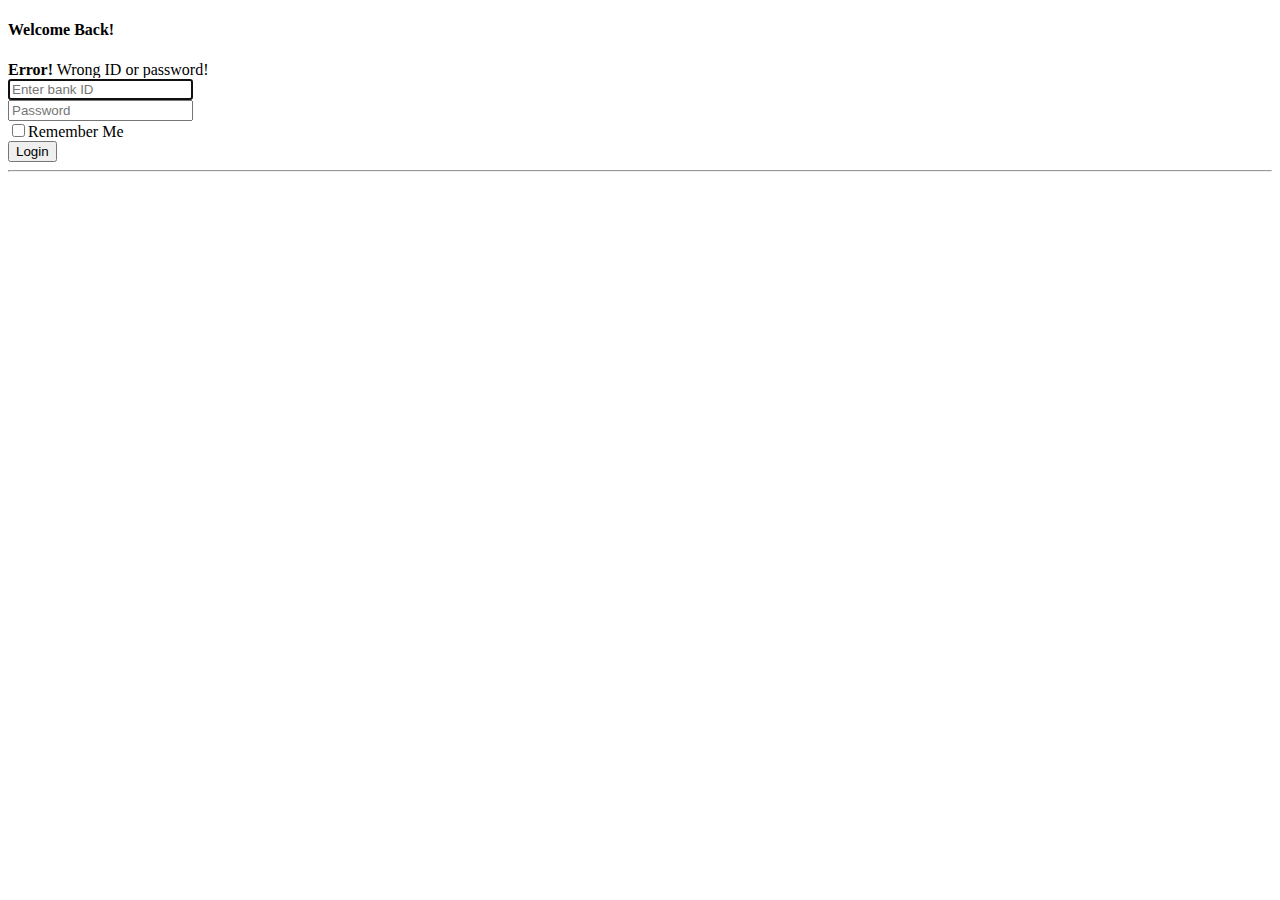
<file: PiggyBank/src/main/resources/templates/login.html>
<!DOCTYPE html>
<html xmlns:th="http://www.thymeleaf.org" lang="en">
<head>
    <meta charset="utf-8">
    <meta name="viewport" content="width=device-width, initial-scale=1.0, shrink-to-fit=no">
    <title>Login - PiggyBank</title>
    <meta property="og:type" content="website">
    <meta name="description" content="Internet banking mockup">
    <base href="/">
    <link rel="stylesheet" th:href="@{/assets/fonts/fontawesome-all.min.css} "/>
    <link rel="stylesheet" th:href="@{/assets/css/styles.min.css}"/>
    <link rel="stylesheet" th:href="@{/assets/bootstrap/css/bootstrap.min.css}"/>
    <link rel="stylesheet"
          href="https://fonts.googleapis.com/css?family=Nunito:200,200i,300,300i,400,400i,600,600i,700,700i,800,800i,900,900i&amp;display=swap">
</head>
<body class="bg-gradient-primary">
<div class="container">
    <div class="row justify-content-center">
        <div class="col-md-9 col-lg-12 col-xl-10">
            <div class="card shadow-lg o-hidden border-0 my-5">
                <div class="card-body p-0">
                    <div class="row">
                        <div class="col-lg-6 d-none d-lg-flex">
                            <div class="flex-grow-1 bg-login-image"
                                 style="background-image: url(&quot;https://wallpaperaccess.com/full/2066144.jpg&quot;);"></div>
                        </div>
                        <div class="col-lg-6">
                            <div class="p-5">
                                <div class="text-center"><h4 class="text-dark mb-4">Welcome Back!</h4></div>
                                <div th:if="${loginError}"class="alert alert-danger alert-dismissible fade show">
                                    <strong class="mx-2">Error!</strong> Wrong ID or password!
                                </div>
                                <form class="form-signin" method="post" th:action="@{/login}">
                                    <div class="mb-3"><input class="form-control form-control-user" type="id"
                                                             id="pbID" aria-describedby="ID"
                                                             placeholder="Enter bank ID" name="pbID"
                                                             required=""
                                                             autofocus=""></div>
                                    <div class="mb-3"><input class="form-control form-control-user" type="password"
                                                             id="password" placeholder="Password"
                                                             name="password" required=""
                                                             autofocus=""></div>
                                    <div class="mb-3">
                                        <div class="custom-control custom-checkbox small">
                                            <div class="form-check"><input class="form-check-input custom-control-input"
                                                                           type="checkbox" id="remember-me"><label
                                                    class="form-check-label custom-control-label" for="remember-me">Remember
                                                Me</label></div>
                                            <button class="btn btn-primary d-block btn-user w-100" type="submit">Login
                                            </button>
                                        </div>
                                    </div>
                                    <hr>
                                </form>
                            </div>
                        </div>
                    </div>
                </div>
            </div>
        </div>
    </div>
</div>
<script th:src="@{/webjars/bootstrap/js/bootstrap.min.js}"></script>
<script th:src="@{/assets/js/script.min.js}"></script>
</body>
</html>
</file>
<file: PiggyBank/src/main/resources/static/assets/css/styles.min.css>
a.custom-card,a.custom-card:hover{color:inherit;text-decoration:none}
</file>
